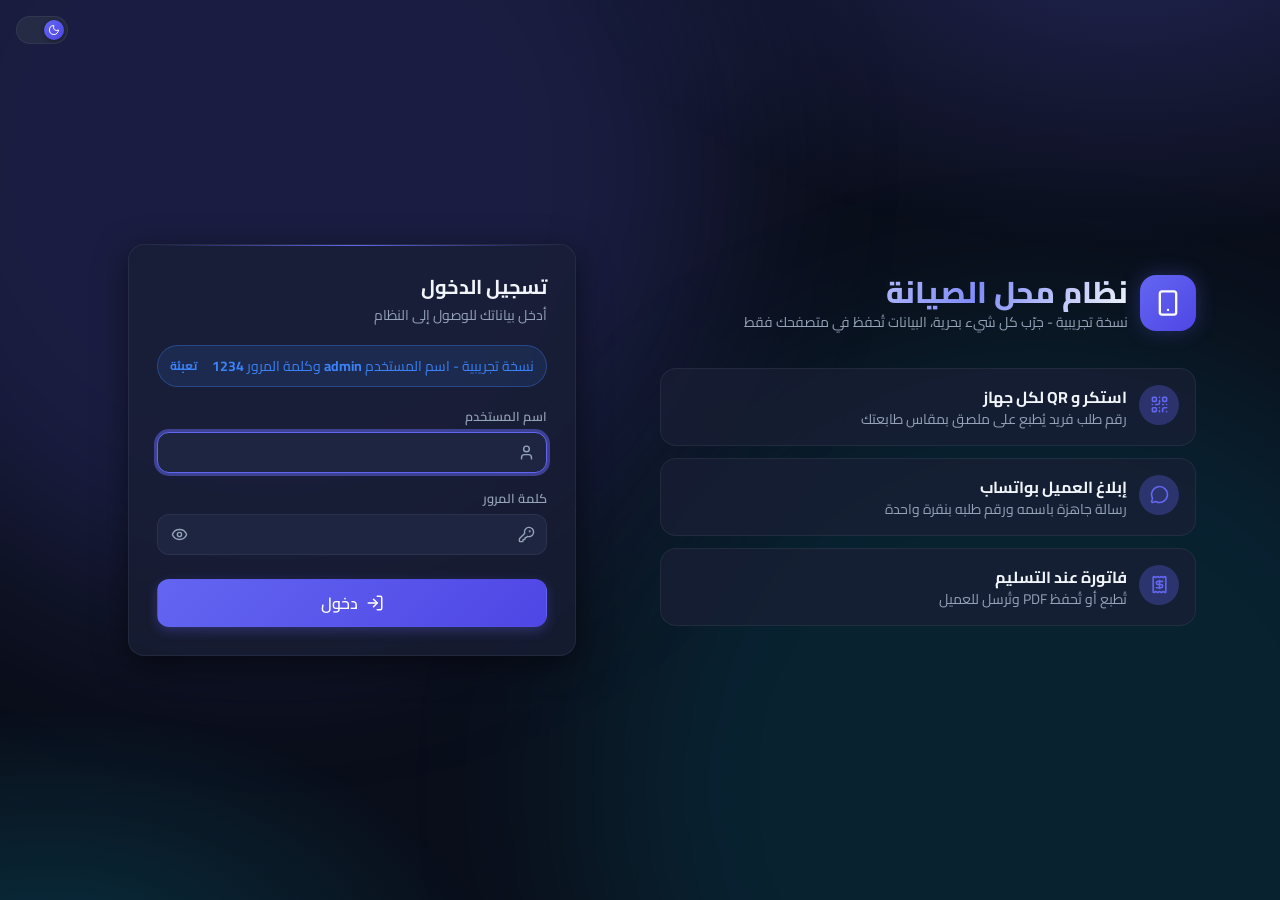
<file: index.html>
<!doctype html>
<html lang="ar" dir="rtl" data-theme="dark">
  <head>
    <meta charset="UTF-8" />
    <link rel="icon" href="./favicon.svg" />
    <meta name="viewport" content="width=device-width, initial-scale=1.0" />
    <title>نظام محل الصيانة - نسخة تجريبية</title>
    <script>
      try { var t = localStorage.getItem('pr_theme'); if (t === 'light' || t === 'dark') document.documentElement.setAttribute('data-theme', t) } catch (e) {}
    </script>
    <link rel="preconnect" href="https://fonts.googleapis.com" />
    <link rel="preconnect" href="https://fonts.gstatic.com" crossorigin />
    <link href="https://fonts.googleapis.com/css2?family=Cairo:wght@300;400;500;600;700;800&family=Inter:wght@400;500;600;700&display=swap" rel="stylesheet" />
    <script type="module" crossorigin src="./assets/index-BCToxBpM.js"></script>
    <link rel="stylesheet" crossorigin href="./assets/index-DVWNi0JY.css">
  </head>
  <body>
    <div id="root"></div>
  </body>
</html>
</file>
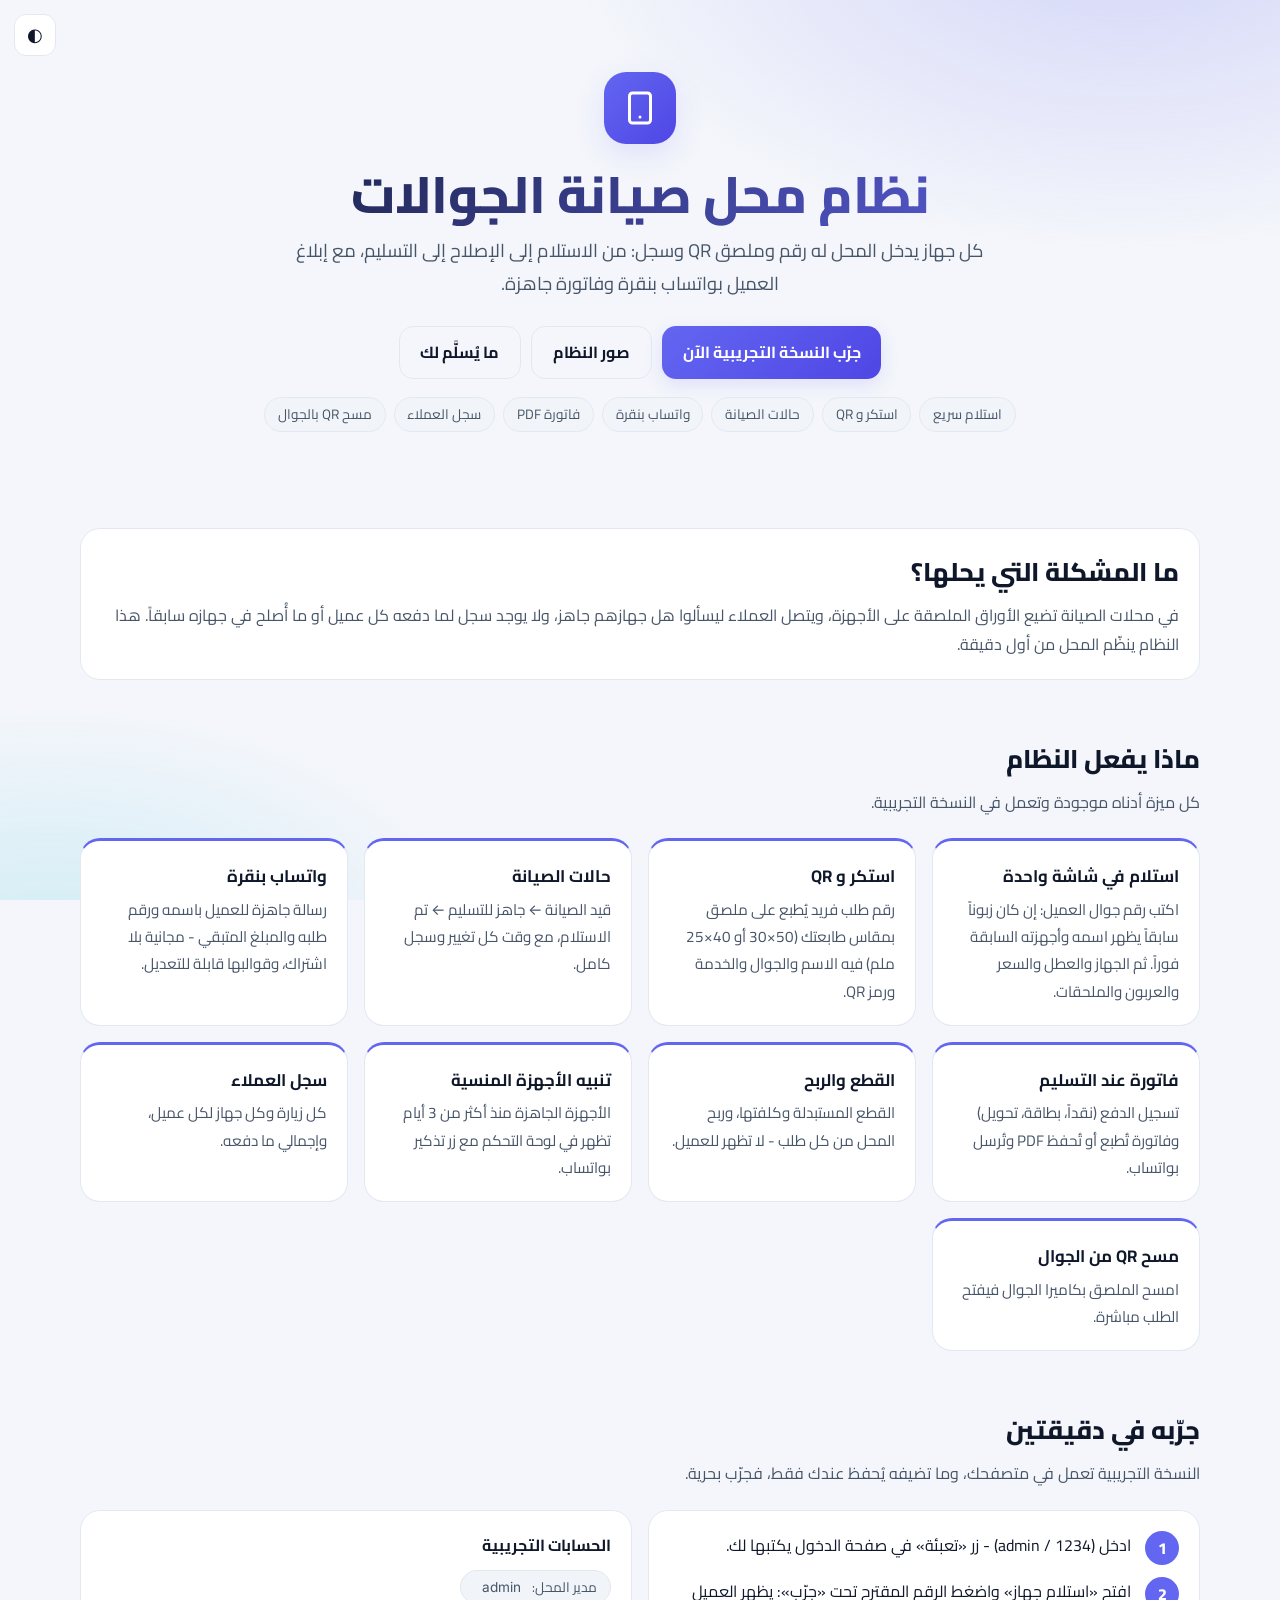
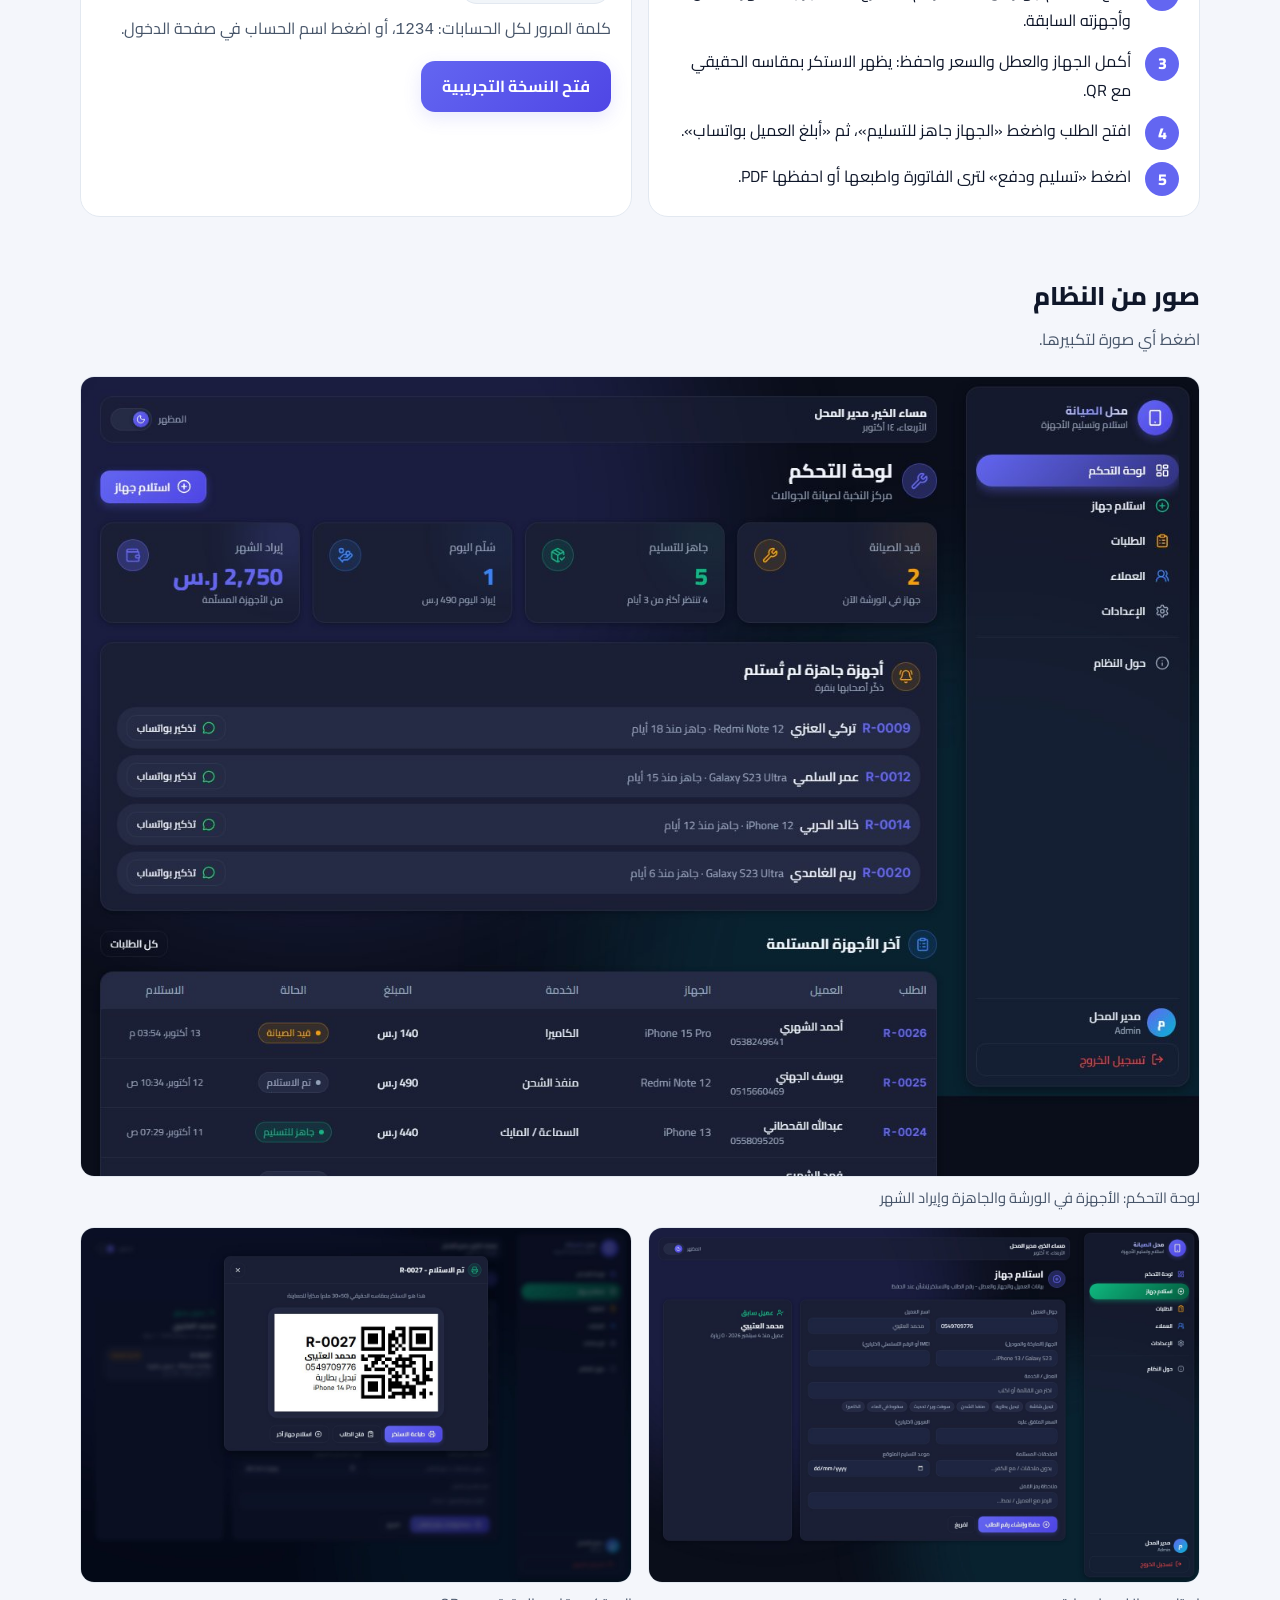
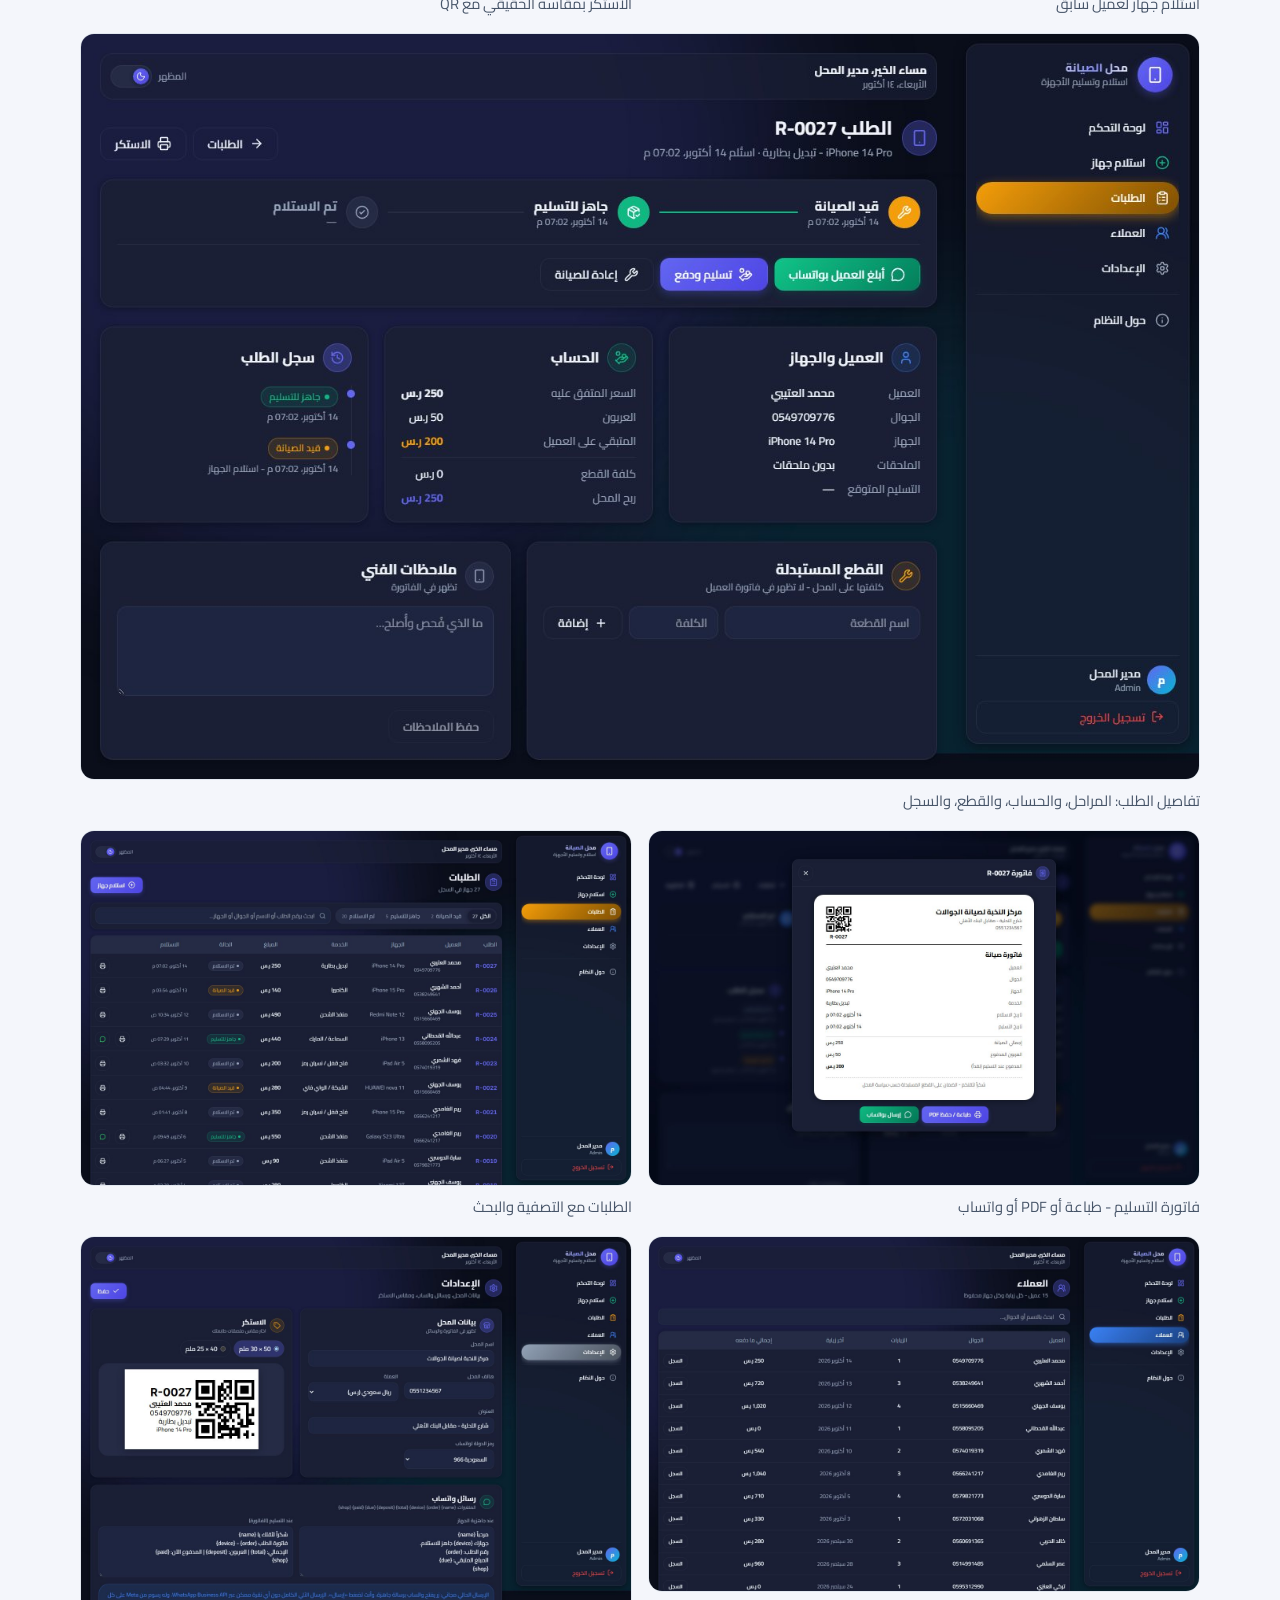
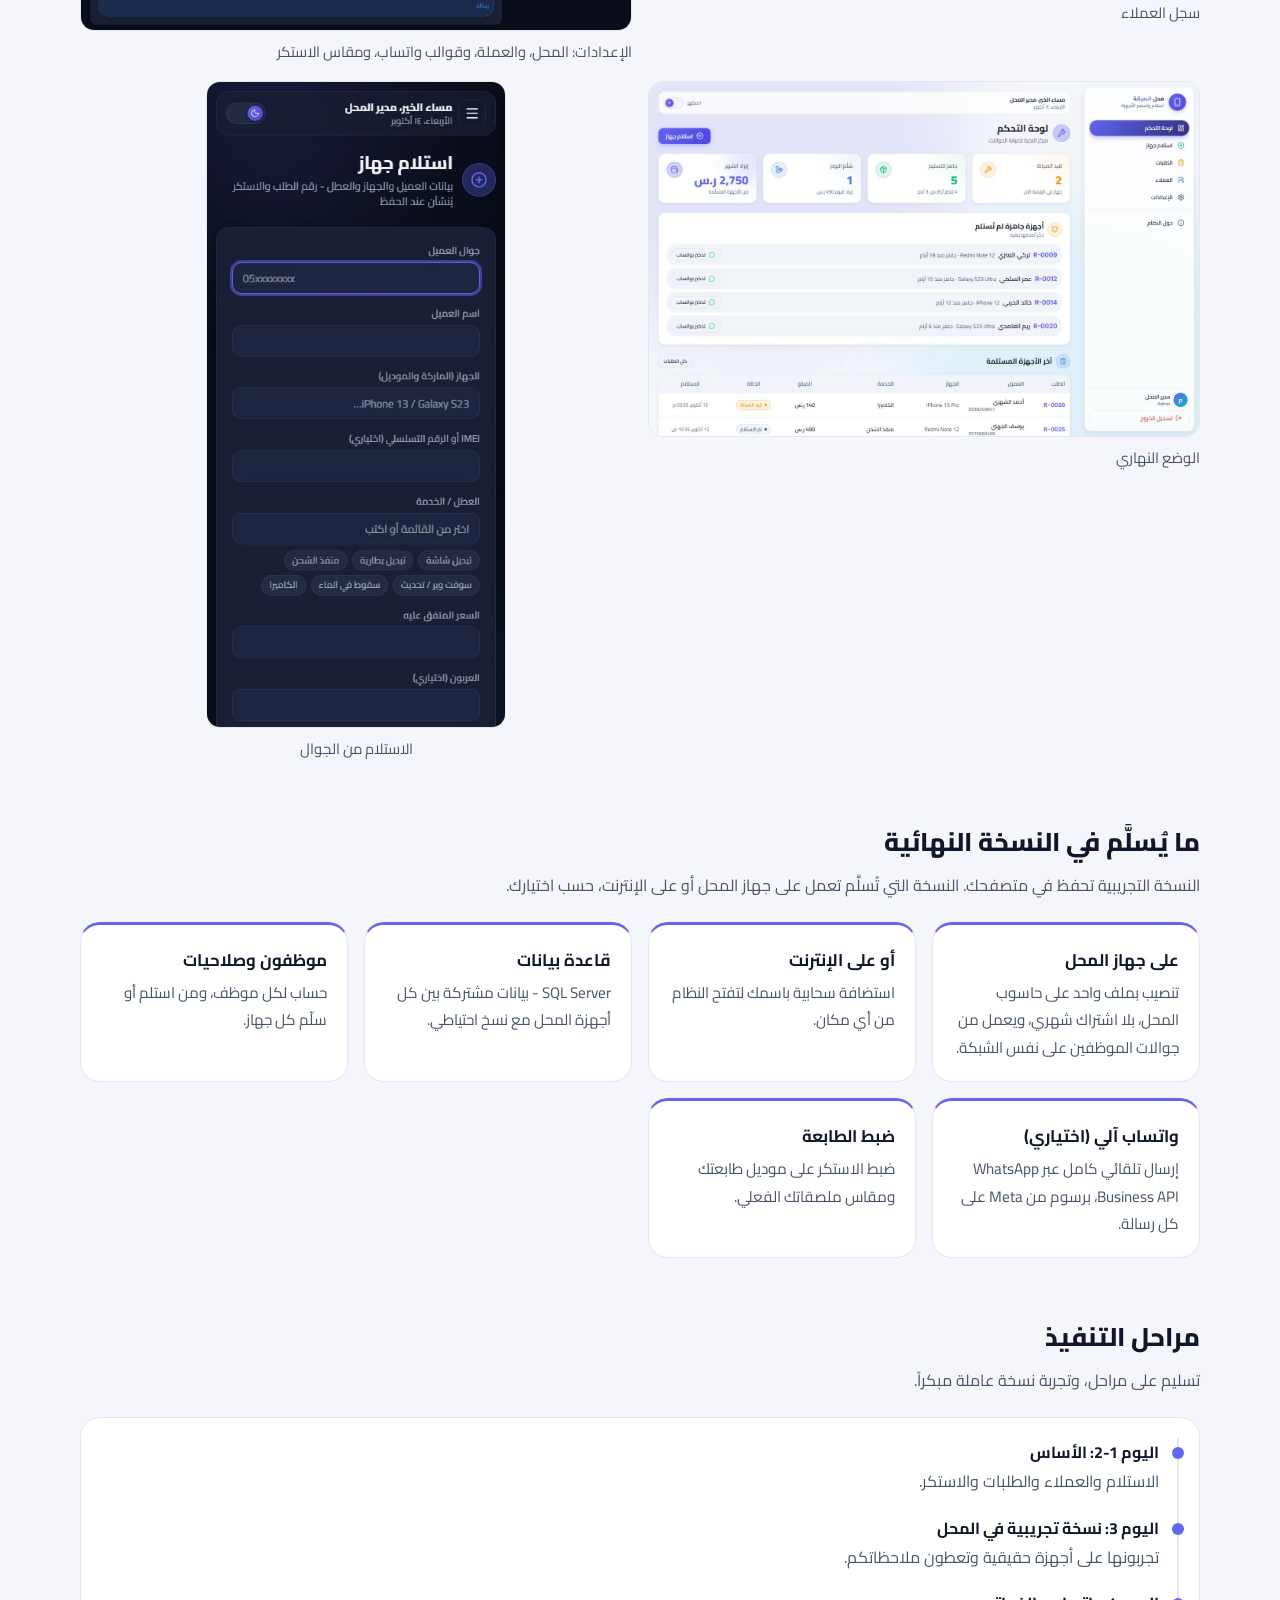
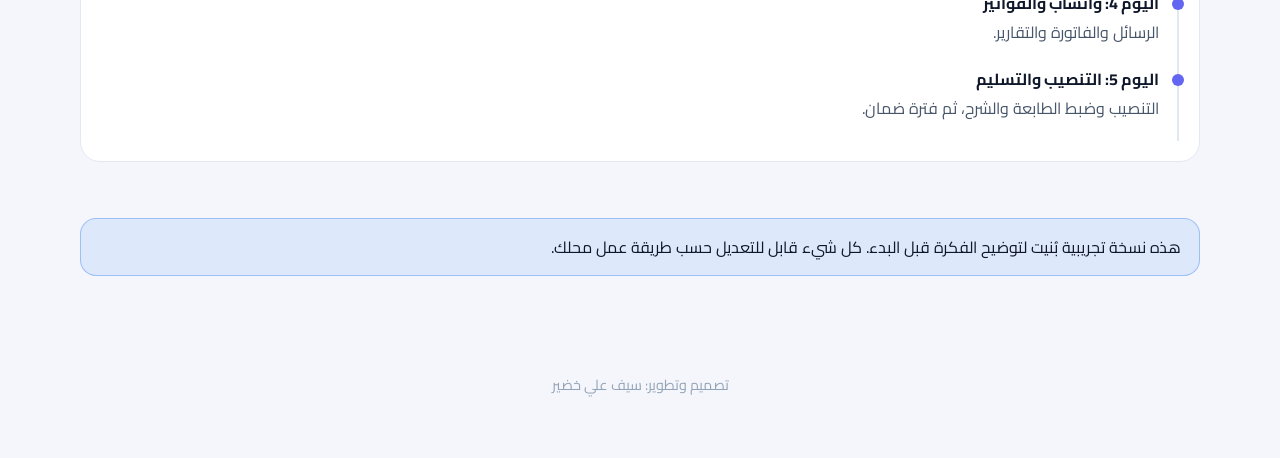
<file: showcase.html>
<!doctype html>
<html lang="ar" dir="rtl">
<head>
<meta charset="utf-8"><meta name="viewport" content="width=device-width,initial-scale=1">
<title>نظام محل صيانة الجوالات | عرض النظام</title>
<meta name="description" content="كل جهاز يدخل المحل له رقم وملصق QR وسجل: من الاستلام إلى الإصلاح إلى التسليم، مع إبلاغ العميل بواتساب بنقرة وفاتورة جاهزة.">
<link rel="icon" href="favicon.svg">
<link rel="preconnect" href="https://fonts.googleapis.com"><link rel="preconnect" href="https://fonts.gstatic.com" crossorigin>
<link href="https://fonts.googleapis.com/css2?family=Cairo:wght@400;600;700;800&family=Inter:wght@500;700&display=swap" rel="stylesheet">
<style>
:root{--bg:#0a0e1a;--surface:#1a1f35;--surface-2:#252b45;--border:#2d3452;--text:#f1f5f9;--muted:#94a3b8;--faint:#64748b;
--primary:#6366f1;--primary-dark:#4f46e5;--glow:#6366f14d;--success:#10b981;--warning:#f59e0b;--info:#3b82f6}
@media (prefers-color-scheme: light){:root:not([data-theme="dark"]){--bg:#f4f6fb;--surface:#fff;--surface-2:#f1f5f9;--border:#e2e8f0;
--text:#0f172a;--muted:#475569;--faint:#94a3b8;--glow:#6366f126}}
:root[data-theme="light"]{--bg:#f4f6fb;--surface:#fff;--surface-2:#f1f5f9;--border:#e2e8f0;--text:#0f172a;--muted:#475569;--faint:#94a3b8;--glow:#6366f126}
*{box-sizing:border-box}html{scroll-behavior:smooth}
body{margin:0;background:var(--bg);color:var(--text);font:16px/1.8 Cairo,Inter,system-ui,sans-serif}
.aurora{position:fixed;inset:0;pointer-events:none;background:radial-gradient(900px 520px at 88% -8%,color-mix(in oklab,var(--primary) 22%,transparent),transparent 62%),
radial-gradient(760px 460px at 4% 108%,color-mix(in oklab,#06b6d4 16%,transparent),transparent 58%);z-index:0}
.wrap{position:relative;z-index:1;max-width:72rem;margin:0 auto;padding:0 16px}
header.hero{padding:72px 0 40px;text-align:center}
.logo{display:inline-grid;place-items:center;width:72px;height:72px;border-radius:22px;font-size:36px;color:#fff;
background:linear-gradient(135deg,var(--primary),var(--primary-dark));box-shadow:0 10px 30px var(--glow)}
h1{font-size:clamp(2rem,5vw,3.2rem);line-height:1.25;margin:18px 0 8px;font-weight:800;
background:linear-gradient(135deg,var(--text),var(--primary));-webkit-background-clip:text;background-clip:text;color:transparent}
.lead{font-size:1.15rem;color:var(--muted);max-width:46rem;margin:0 auto}
.cta{display:flex;flex-wrap:wrap;gap:10px;justify-content:center;margin-top:26px}
.btn{display:inline-flex;align-items:center;gap:8px;padding:.7rem 1.3rem;border-radius:14px;font-weight:700;text-decoration:none;border:1px solid var(--border);color:var(--text)}
.btn.primary{background:linear-gradient(135deg,var(--primary),var(--primary-dark));color:#fff;border:0;box-shadow:0 6px 18px var(--glow)}
.chips{display:flex;flex-wrap:wrap;gap:8px;justify-content:center;margin-top:18px}
.chip{padding:.25rem .8rem;border-radius:999px;background:var(--surface-2);border:1px solid var(--border);font-size:.85rem;color:var(--muted)}
section{margin:56px 0}h2{font-size:1.6rem;margin:0 0 6px;font-weight:800}.sub{color:var(--muted);margin:0 0 22px}
.grid{display:grid;gap:16px}.g2{grid-template-columns:repeat(auto-fit,minmax(280px,1fr))}.g3{grid-template-columns:repeat(auto-fit,minmax(230px,1fr))}.gal{grid-template-columns:repeat(auto-fit,minmax(min(100%,460px),1fr));align-items:start}
.card{background:var(--surface);border:1px solid var(--border);border-radius:20px;padding:20px}
.feat{border-top:3px solid var(--primary)}.feat h3{margin:0 0 4px;font-size:1.05rem}.feat p{margin:0;color:var(--muted);font-size:.95rem}
.steps{counter-reset:s;list-style:none;padding:0;margin:0;display:grid;gap:12px}
.steps li{counter-increment:s;display:flex;gap:14px;align-items:flex-start}
.steps li::before{content:counter(s);flex:none;display:grid;place-items:center;width:34px;height:34px;border-radius:50%;background:var(--primary);color:#fff;font-weight:800}
.acc{display:flex;flex-wrap:wrap;gap:8px;margin-top:10px}.acc code{direction:ltr;unicode-bidi:embed;background:var(--surface-2);padding:.15rem .5rem;border-radius:8px;font-family:Inter,monospace}
figure{margin:0}.shot{display:block;width:100%;border-radius:14px;border:1px solid var(--border);cursor:zoom-in;background:var(--surface-2)}
figcaption{color:var(--muted);font-size:.92rem;margin-top:8px}
.tl{list-style:none;padding:0;margin:0;border-inline-start:2px solid var(--border)}
.tl li{position:relative;padding:0 18px 18px}.tl li::before{content:"";position:absolute;inset-inline-start:-7px;top:9px;width:12px;height:12px;border-radius:50%;background:var(--primary)}
.tl b{display:block}.tl span{color:var(--muted)}
.note{border:1px solid color-mix(in oklab,var(--info) 40%,transparent);background:color-mix(in oklab,var(--info) 12%,transparent);color:var(--text);border-radius:16px;padding:14px 18px}
footer{color:var(--faint);text-align:center;padding:40px 0 60px;font-size:.9rem}
.toggle{position:fixed;top:14px;left:14px;z-index:5;width:42px;height:42px;border-radius:12px;border:1px solid var(--border);background:var(--surface);color:var(--text);cursor:pointer;font-size:18px}
#lb{position:fixed;inset:0;background:#000c;display:none;place-items:center;z-index:10;padding:16px;cursor:zoom-out}#lb img{max-width:100%;max-height:100%;border-radius:12px}
@media (prefers-reduced-motion:no-preference){.card,figure{animation:rise .5s ease-out both}}@keyframes rise{from{opacity:0;transform:translateY(10px)}}
</style>
</head>
<body>
<div class="aurora" aria-hidden="true"></div>
<button class="toggle" aria-label="تبديل المظهر">◐</button>
<div class="wrap">
<header class="hero">
  <div class="logo" aria-hidden="true"><svg width="36" height="36" viewBox="0 0 24 24" fill="none" stroke="currentColor" stroke-width="2" stroke-linecap="round" stroke-linejoin="round"><rect width="14" height="20" x="5" y="2" rx="2" ry="2"/><path d="M12 18h.01"/></svg></div>
  <h1>نظام محل صيانة الجوالات</h1>
  <p class="lead">كل جهاز يدخل المحل له رقم وملصق QR وسجل: من الاستلام إلى الإصلاح إلى التسليم، مع إبلاغ العميل بواتساب بنقرة وفاتورة جاهزة.</p>
  <div class="cta"><a class="btn primary" href="./#/login">جرّب النسخة التجريبية الآن</a><a class="btn" href="#screens">صور النظام</a><a class="btn" href="#delivery">ما يُسلَّم لك</a></div>
  <div class="chips"><span class="chip">استلام سريع</span><span class="chip">استكر و QR</span><span class="chip">حالات الصيانة</span><span class="chip">واتساب بنقرة</span><span class="chip">فاتورة PDF</span><span class="chip">سجل العملاء</span><span class="chip">مسح QR بالجوال</span></div>
</header>

<section aria-labelledby="h-problem"><div class="card"><h2 id="h-problem">ما المشكلة التي يحلها؟</h2><p class="sub" style="margin:0">في محلات الصيانة تضيع الأوراق الملصقة على الأجهزة، ويتصل العملاء ليسألوا هل جهازهم جاهز، ولا يوجد سجل لما دفعه كل عميل أو ما أُصلح في جهازه سابقاً. هذا النظام ينظّم المحل من أول دقيقة.</p></div></section>

<section aria-labelledby="h-feat"><h2 id="h-feat">ماذا يفعل النظام</h2><p class="sub">كل ميزة أدناه موجودة وتعمل في النسخة التجريبية.</p><div class="grid g3"><div class="card feat"><h3>استلام في شاشة واحدة</h3><p>اكتب رقم جوال العميل: إن كان زبوناً سابقاً يظهر اسمه وأجهزته السابقة فوراً. ثم الجهاز والعطل والسعر والعربون والملحقات.</p></div><div class="card feat"><h3>استكر و QR</h3><p>رقم طلب فريد يُطبع على ملصق بمقاس طابعتك (50×30 أو 40×25 ملم) فيه الاسم والجوال والخدمة ورمز QR.</p></div><div class="card feat"><h3>حالات الصيانة</h3><p>قيد الصيانة ← جاهز للتسليم ← تم الاستلام، مع وقت كل تغيير وسجل كامل.</p></div><div class="card feat"><h3>واتساب بنقرة</h3><p>رسالة جاهزة للعميل باسمه ورقم طلبه والمبلغ المتبقي - مجانية بلا اشتراك، وقوالبها قابلة للتعديل.</p></div><div class="card feat"><h3>فاتورة عند التسليم</h3><p>تسجيل الدفع (نقداً، بطاقة، تحويل) وفاتورة تُطبع أو تُحفظ PDF وتُرسل بواتساب.</p></div><div class="card feat"><h3>القطع والربح</h3><p>القطع المستبدلة وكلفتها، وربح المحل من كل طلب - لا تظهر للعميل.</p></div><div class="card feat"><h3>تنبيه الأجهزة المنسية</h3><p>الأجهزة الجاهزة منذ أكثر من 3 أيام تظهر في لوحة التحكم مع زر تذكير بواتساب.</p></div><div class="card feat"><h3>سجل العملاء</h3><p>كل زيارة وكل جهاز لكل عميل، وإجمالي ما دفعه.</p></div><div class="card feat"><h3>مسح QR من الجوال</h3><p>امسح الملصق بكاميرا الجوال فيفتح الطلب مباشرة.</p></div></div></section>

<section aria-labelledby="h-try"><h2 id="h-try">جرّبه في دقيقتين</h2><p class="sub">النسخة التجريبية تعمل في متصفحك، وما تضيفه يُحفظ عندك فقط، فجرّب بحرية.</p>
<div class="grid g2"><div class="card"><ol class="steps"><li><div>ادخل (admin / 1234) - زر «تعبئة» في صفحة الدخول يكتبها لك.</div></li><li><div>افتح «استلام جهاز» واضغط الرقم المقترح تحت «جرّب»: يظهر العميل وأجهزته السابقة.</div></li><li><div>أكمل الجهاز والعطل والسعر واحفظ: يظهر الاستكر بمقاسه الحقيقي مع QR.</div></li><li><div>افتح الطلب واضغط «الجهاز جاهز للتسليم»، ثم «أبلغ العميل بواتساب».</div></li><li><div>اضغط «تسليم ودفع» لترى الفاتورة واطبعها أو احفظها PDF.</div></li></ol></div>
<div class="card"><b>الحسابات التجريبية</b><div class="acc"><span class="chip">مدير المحل: <code>admin</code></span></div><p class="sub" style="margin:10px 0 0">كلمة المرور لكل الحسابات: <code style="direction:ltr;unicode-bidi:embed">1234</code>، أو اضغط اسم الحساب في صفحة الدخول.</p>
<p style="margin-top:16px"><a class="btn primary" href="./#/login">فتح النسخة التجريبية</a></p></div></div></section>

<section id="screens" aria-labelledby="h-screens"><h2 id="h-screens">صور من النظام</h2><p class="sub">اضغط أي صورة لتكبيرها.</p><div class="grid gal"><figure style="grid-column:1/-1"><img class="shot" loading="lazy" src="showcase/01.jpg" alt="لوحة التحكم: الأجهزة في الورشة والجاهزة وإيراد الشهر" style=""><figcaption style="">لوحة التحكم: الأجهزة في الورشة والجاهزة وإيراد الشهر</figcaption></figure><figure style=""><img class="shot" loading="lazy" src="showcase/02.jpg" alt="استلام جهاز لعميل سابق" style=""><figcaption style="">استلام جهاز لعميل سابق</figcaption></figure><figure style=""><img class="shot" loading="lazy" src="showcase/03.jpg" alt="الاستكر بمقاسه الحقيقي مع QR" style=""><figcaption style="">الاستكر بمقاسه الحقيقي مع QR</figcaption></figure><figure style="grid-column:1/-1"><img class="shot" loading="lazy" src="showcase/04.jpg" alt="تفاصيل الطلب: المراحل، والحساب، والقطع، والسجل" style=""><figcaption style="">تفاصيل الطلب: المراحل، والحساب، والقطع، والسجل</figcaption></figure><figure style=""><img class="shot" loading="lazy" src="showcase/05.jpg" alt="فاتورة التسليم - طباعة أو PDF أو واتساب" style=""><figcaption style="">فاتورة التسليم - طباعة أو PDF أو واتساب</figcaption></figure><figure style=""><img class="shot" loading="lazy" src="showcase/06.jpg" alt="الطلبات مع التصفية والبحث" style=""><figcaption style="">الطلبات مع التصفية والبحث</figcaption></figure><figure style=""><img class="shot" loading="lazy" src="showcase/07.jpg" alt="سجل العملاء" style=""><figcaption style="">سجل العملاء</figcaption></figure><figure style=""><img class="shot" loading="lazy" src="showcase/08.jpg" alt="الإعدادات: المحل، والعملة، وقوالب واتساب، ومقاس الاستكر" style=""><figcaption style="">الإعدادات: المحل، والعملة، وقوالب واتساب، ومقاس الاستكر</figcaption></figure><figure style=""><img class="shot" loading="lazy" src="showcase/09.jpg" alt="الوضع النهاري" style=""><figcaption style="">الوضع النهاري</figcaption></figure><figure style=""><img class="shot" loading="lazy" src="showcase/10.jpg" alt="الاستلام من الجوال" style="max-width:300px;margin-inline:auto"><figcaption style="text-align:center">الاستلام من الجوال</figcaption></figure></div></section>

<section id="delivery" aria-labelledby="h-del"><h2 id="h-del">ما يُسلَّم في النسخة النهائية</h2><p class="sub">النسخة التجريبية تحفظ في متصفحك. النسخة التي تُسلَّم تعمل على جهاز المحل أو على الإنترنت، حسب اختيارك.</p><div class="grid g3"><div class="card feat"><h3>على جهاز المحل</h3><p>تنصيب بملف واحد على حاسوب المحل، بلا اشتراك شهري، ويعمل من جوالات الموظفين على نفس الشبكة.</p></div><div class="card feat"><h3>أو على الإنترنت</h3><p>استضافة سحابية باسمك لتفتح النظام من أي مكان.</p></div><div class="card feat"><h3>قاعدة بيانات</h3><p>SQL Server - بيانات مشتركة بين كل أجهزة المحل مع نسخ احتياطي.</p></div><div class="card feat"><h3>موظفون وصلاحيات</h3><p>حساب لكل موظف، ومن استلم أو سلّم كل جهاز.</p></div><div class="card feat"><h3>واتساب آلي (اختياري)</h3><p>إرسال تلقائي كامل عبر WhatsApp Business API، برسوم من Meta على كل رسالة.</p></div><div class="card feat"><h3>ضبط الطابعة</h3><p>ضبط الاستكر على موديل طابعتك ومقاس ملصقاتك الفعلي.</p></div></div></section>

<section aria-labelledby="h-ph"><h2 id="h-ph">مراحل التنفيذ</h2><p class="sub">تسليم على مراحل، وتجربة نسخة عاملة مبكراً.</p><div class="card"><ol class="tl"><li><b>اليوم 1-2: الأساس</b><span>الاستلام والعملاء والطلبات والاستكر.</span></li><li><b>اليوم 3: نسخة تجريبية في المحل</b><span>تجربونها على أجهزة حقيقية وتعطون ملاحظاتكم.</span></li><li><b>اليوم 4: واتساب والفواتير</b><span>الرسائل والفاتورة والتقارير.</span></li><li><b>اليوم 5: التنصيب والتسليم</b><span>التنصيب وضبط الطابعة والشرح، ثم فترة ضمان.</span></li></ol></div></section>

<section><div class="note">هذه نسخة تجريبية بُنيت لتوضيح الفكرة قبل البدء. كل شيء قابل للتعديل حسب طريقة عمل محلك.</div></section>
</div>
<footer>تصميم وتطوير: سيف علي خضير</footer>
<div id="lb" role="dialog" aria-label="صورة مكبّرة"><img alt=""></div>
<script>
const r=document.documentElement,k='showcase_theme';try{const t=localStorage.getItem(k);if(t)r.dataset.theme=t}catch(e){}
document.querySelector('.toggle').onclick=()=>{const dark=getComputedStyle(r).getPropertyValue('--bg').trim()==='#0a0e1a';r.dataset.theme=dark?'light':'dark';try{localStorage.setItem(k,r.dataset.theme)}catch(e){}};
const lb=document.getElementById('lb'),li=lb.querySelector('img');document.querySelectorAll('.shot').forEach(i=>i.onclick=()=>{li.src=i.src;li.alt=i.alt;lb.style.display='grid'});lb.onclick=()=>lb.style.display='none';
addEventListener('keydown',e=>{if(e.key==='Escape')lb.style.display='none'});
</script>
</body>
</html>
</file>
<file: assets/index-DVWNi0JY.css>
/*! tailwindcss v4.3.3 | MIT License | https://tailwindcss.com */
@layer properties{@supports (((-webkit-hyphens:none)) and (not (margin-trim:inline))) or ((-moz-orient:inline) and (not (color:rgb(from red r g b)))){*,:before,:after,::backdrop{--tw-translate-x:0;--tw-translate-y:0;--tw-translate-z:0;--tw-rotate-x:initial;--tw-rotate-y:initial;--tw-rotate-z:initial;--tw-skew-x:initial;--tw-skew-y:initial;--tw-border-style:solid;--tw-leading:initial;--tw-font-weight:initial;--tw-tracking:initial;--tw-ordinal:initial;--tw-slashed-zero:initial;--tw-numeric-figure:initial;--tw-numeric-spacing:initial;--tw-numeric-fraction:initial;--tw-shadow:0 0 #0000;--tw-shadow-color:initial;--tw-shadow-alpha:100%;--tw-inset-shadow:0 0 #0000;--tw-inset-shadow-color:initial;--tw-inset-shadow-alpha:100%;--tw-ring-color:initial;--tw-ring-shadow:0 0 #0000;--tw-inset-ring-color:initial;--tw-inset-ring-shadow:0 0 #0000;--tw-ring-inset:initial;--tw-ring-offset-width:0px;--tw-ring-offset-color:#fff;--tw-ring-offset-shadow:0 0 #0000;--tw-blur:initial;--tw-brightness:initial;--tw-contrast:initial;--tw-grayscale:initial;--tw-hue-rotate:initial;--tw-invert:initial;--tw-opacity:initial;--tw-saturate:initial;--tw-sepia:initial;--tw-drop-shadow:initial;--tw-drop-shadow-color:initial;--tw-drop-shadow-alpha:100%;--tw-drop-shadow-size:initial;--tw-backdrop-blur:initial;--tw-backdrop-brightness:initial;--tw-backdrop-contrast:initial;--tw-backdrop-grayscale:initial;--tw-backdrop-hue-rotate:initial;--tw-backdrop-invert:initial;--tw-backdrop-opacity:initial;--tw-backdrop-saturate:initial;--tw-backdrop-sepia:initial;--tw-duration:initial;--tw-ease:initial;--tw-scale-x:1;--tw-scale-y:1;--tw-scale-z:1}}}@layer theme{:root,:host{--font-sans:"Cairo", "Inter", system-ui, -apple-system, "Segoe UI", sans-serif;--font-mono:ui-monospace, SFMono-Regular, Menlo, Monaco, Consolas, "Liberation Mono", "Courier New", monospace;--color-amber-100:oklch(96.2% .059 95.617);--color-amber-300:oklch(87.9% .169 91.605);--color-black:#000;--color-white:#fff;--spacing:.25rem;--container-sm:24rem;--container-md:28rem;--container-2xl:42rem;--container-5xl:64rem;--container-6xl:72rem;--text-xs:.75rem;--text-xs--line-height:calc(1 / .75);--text-sm:.875rem;--text-sm--line-height:calc(1.25 / .875);--text-base:1rem;--text-base--line-height:calc(1.5 / 1);--text-lg:1.125rem;--text-lg--line-height:calc(1.75 / 1.125);--text-xl:1.25rem;--text-xl--line-height:calc(1.75 / 1.25);--text-2xl:1.5rem;--text-2xl--line-height:calc(2 / 1.5);--text-3xl:1.875rem;--text-3xl--line-height:calc(2.25 / 1.875);--text-4xl:2.25rem;--text-4xl--line-height:calc(2.5 / 2.25);--text-6xl:3.75rem;--text-6xl--line-height:1;--font-weight-medium:500;--font-weight-semibold:600;--font-weight-bold:700;--font-weight-extrabold:800;--tracking-wide:.025em;--leading-tight:1.25;--radius-md:.375rem;--radius-lg:.5rem;--radius-xl:.75rem;--radius-2xl:1rem;--shadow-sm:0 1px 3px 0 #0000001a, 0 1px 2px -1px #0000001a;--shadow-md:0 4px 6px -1px #0000001a, 0 2px 4px -2px #0000001a;--shadow-lg:0 10px 15px -3px #0000001a, 0 4px 6px -4px #0000001a;--ease-out:cubic-bezier(0, 0, .2, 1);--animate-spin:spin 1s linear infinite;--blur-md:12px;--default-transition-duration:.15s;--default-transition-timing-function:cubic-bezier(.4, 0, .2, 1);--default-font-family:var(--font-sans);--default-mono-font-family:var(--font-mono)}}@layer base{*,:after,:before,::backdrop{box-sizing:border-box;border:0 solid;margin:0;padding:0}::file-selector-button{box-sizing:border-box;border:0 solid;margin:0;padding:0}html,:host{-webkit-text-size-adjust:100%;tab-size:4;line-height:1.5;font-family:var(--default-font-family,-apple-system, BlinkMacSystemFont, "Segoe UI", Roboto, "Helvetica Neue", "Noto Sans", Arial, sans-serif, "Apple Color Emoji", "Segoe UI Emoji", "Segoe UI Symbol", "Noto Color Emoji");font-feature-settings:var(--default-font-feature-settings,normal);font-variation-settings:var(--default-font-variation-settings,normal);-webkit-tap-highlight-color:transparent}hr{height:0;color:inherit;border-top-width:1px}abbr:where([title]){-webkit-text-decoration:underline dotted;text-decoration:underline dotted}h1,h2,h3,h4,h5,h6{font-size:inherit;font-weight:inherit}a{color:inherit;-webkit-text-decoration:inherit;-webkit-text-decoration:inherit;-webkit-text-decoration:inherit;-webkit-text-decoration:inherit;text-decoration:inherit}b,strong{font-weight:bolder}code,kbd,samp,pre{font-family:var(--default-mono-font-family,ui-monospace, SFMono-Regular, Menlo, Monaco, Consolas, "Liberation Mono", "Courier New", monospace);font-feature-settings:var(--default-mono-font-feature-settings,normal);font-variation-settings:var(--default-mono-font-variation-settings,normal);font-size:1em}small{font-size:80%}sub,sup{vertical-align:baseline;font-size:75%;line-height:0;position:relative}sub{bottom:-.25em}sup{top:-.5em}table{text-indent:0;border-color:inherit;border-collapse:collapse}:-moz-focusring:where(:not(iframe)){outline:auto}progress{vertical-align:baseline}summary{display:list-item}ol,ul,menu{list-style:none}img,svg,video,canvas,audio,iframe,embed,object{vertical-align:middle;display:block}img,video{max-width:100%;height:auto}button,input,select,optgroup,textarea{font:inherit;font-feature-settings:inherit;font-variation-settings:inherit;letter-spacing:inherit;color:inherit;opacity:1;background-color:#0000;border-radius:0}::file-selector-button{font:inherit;font-feature-settings:inherit;font-variation-settings:inherit;letter-spacing:inherit;color:inherit;opacity:1;background-color:#0000;border-radius:0}:where(select:is([multiple],[size])) optgroup{font-weight:bolder}:where(select:is([multiple],[size])) optgroup option{padding-inline-start:20px}::file-selector-button{margin-inline-end:4px}::placeholder{opacity:1}@supports (not ((-webkit-appearance:-apple-pay-button))) or (contain-intrinsic-size:1px){::placeholder{color:currentColor}@supports (color:color-mix(in lab, red, red)){::placeholder{color:color-mix(in oklab, currentcolor 50%, transparent)}}}textarea{resize:vertical}::-webkit-search-decoration{-webkit-appearance:none}::-webkit-date-and-time-value{min-height:1lh;text-align:inherit}::-webkit-datetime-edit{display:inline-flex}::-webkit-datetime-edit-fields-wrapper{padding:0}::-webkit-datetime-edit{padding-block:0}::-webkit-datetime-edit-year-field{padding-block:0}::-webkit-datetime-edit-month-field{padding-block:0}::-webkit-datetime-edit-day-field{padding-block:0}::-webkit-datetime-edit-hour-field{padding-block:0}::-webkit-datetime-edit-minute-field{padding-block:0}::-webkit-datetime-edit-second-field{padding-block:0}::-webkit-datetime-edit-millisecond-field{padding-block:0}::-webkit-datetime-edit-meridiem-field{padding-block:0}::-webkit-calendar-picker-indicator{line-height:1}:-moz-ui-invalid{box-shadow:none}button,input:where([type=button],[type=reset],[type=submit]){appearance:button}::file-selector-button{appearance:button}::-webkit-inner-spin-button{height:auto}::-webkit-outer-spin-button{height:auto}[hidden]:where(:not([hidden=until-found])){display:none!important}}@layer components{.card{background:var(--surface);border:1px solid var(--border);border-radius:var(--radius-lg);box-shadow:var(--shadow-sm);transition:border-color var(--transition-fast), box-shadow var(--transition-fast), background var(--transition-normal)}.btn{border-radius:var(--radius-md);cursor:pointer;transition:all var(--transition-fast);white-space:nowrap;border:1px solid #0000;justify-content:center;align-items:center;gap:.5rem;padding:.55rem 1.1rem;font-size:.9rem;font-weight:600;display:inline-flex}.btn:disabled{opacity:.55;cursor:not-allowed}.btn:focus-visible{box-shadow:0 0 0 3px var(--border-focus);outline:none}.btn-primary{background:linear-gradient(135deg, var(--primary), var(--primary-dark));color:#fff;box-shadow:0 4px 12px var(--primary-glow)}.btn-primary:hover:not(:disabled){box-shadow:var(--shadow-glow);filter:brightness(1.06)}.btn-ghost{color:var(--text);border-color:var(--border);background:0 0}.btn-ghost:hover:not(:disabled){background:var(--surface-2)}.btn-danger{background:linear-gradient(135deg, var(--danger), #b91c1c);color:#fff;box-shadow:0 4px 12px var(--danger-bg)}.btn-danger:hover:not(:disabled){filter:brightness(1.06)}.btn-sm{padding:.35rem .75rem;font-size:.8rem}.btn-success{background:linear-gradient(135deg, var(--success), #047857);color:#fff;box-shadow:0 4px 12px var(--success-bg)}.btn-success:hover:not(:disabled){filter:brightness(1.06)}.btn-icon{width:36px;height:36px;color:var(--text);border-color:var(--border);background:0 0;flex:none;padding:0}.btn-icon:hover:not(:disabled){background:var(--surface-2)}.btn-icon+.btn-icon{margin-inline-start:.5rem}.btn-icon-danger{color:var(--danger)}.btn-icon-danger:hover:not(:disabled){background:var(--danger-bg)}@media (pointer:coarse){.btn-icon{width:44px;height:44px}}.row-button:focus-visible{outline:2px solid var(--primary);outline-offset:-2px;background:var(--surface-2)}.input{background:var(--input-bg);width:100%;color:var(--text);border:1px solid var(--border);border-radius:var(--radius-md);transition:border-color var(--transition-fast), box-shadow var(--transition-fast);outline:none;padding:.55rem .8rem;font-family:inherit;font-size:.9rem}.input:focus{border-color:var(--ring);box-shadow:0 0 0 3px var(--border-focus)}.label{color:var(--text-muted);margin-bottom:.35rem;font-size:.8rem;font-weight:600;display:block}.chip{border-radius:999px;align-items:center;gap:.35rem;padding:.2rem .6rem;font-size:.75rem;font-weight:600;display:inline-flex}}@layer utilities{.pointer-events-auto{pointer-events:auto}.pointer-events-none{pointer-events:none}.collapse{visibility:collapse}.visible{visibility:visible}.absolute{position:absolute}.fixed{position:fixed}.relative{position:relative}.inset-0{inset:0}.inset-x-0{inset-inline:0}.inset-x-6{inset-inline:calc(var(--spacing) * 6)}.inset-y-0{inset-block:0}.-start-\[1\.3rem\]{inset-inline-start:-1.3rem}.start-\[-2\.5rem\]{inset-inline-start:-2.5rem}.-top-10{top:calc(var(--spacing) * -10)}.top-0{top:0}.top-1\.5{top:calc(var(--spacing) * 1.5)}.top-4{top:calc(var(--spacing) * 4)}.right-0{right:0}.right-3{right:calc(var(--spacing) * 3)}.left-1{left:var(--spacing)}.left-4{left:calc(var(--spacing) * 4)}.z-10{z-index:10}.z-20{z-index:20}.z-30{z-index:30}.z-40{z-index:40}.z-50{z-index:50}.z-\[90\]{z-index:90}.z-\[100\]{z-index:100}.z-\[200\]{z-index:200}.container{width:100%}@media (width>=40rem){.container{max-width:40rem}}@media (width>=48rem){.container{max-width:48rem}}@media (width>=64rem){.container{max-width:64rem}}@media (width>=80rem){.container{max-width:80rem}}@media (width>=96rem){.container{max-width:96rem}}.mx-auto{margin-inline:auto}.my-auto{margin-block:auto}.ms-1\.5{margin-inline-start:calc(var(--spacing) * 1.5)}.ms-2{margin-inline-start:calc(var(--spacing) * 2)}.mt-0\.5{margin-top:calc(var(--spacing) * .5)}.mt-1{margin-top:var(--spacing)}.mt-2{margin-top:calc(var(--spacing) * 2)}.mt-3{margin-top:calc(var(--spacing) * 3)}.mt-4{margin-top:calc(var(--spacing) * 4)}.mt-5{margin-top:calc(var(--spacing) * 5)}.mt-6{margin-top:calc(var(--spacing) * 6)}.mt-9{margin-top:calc(var(--spacing) * 9)}.mt-12{margin-top:calc(var(--spacing) * 12)}.mt-14{margin-top:calc(var(--spacing) * 14)}.mt-16{margin-top:calc(var(--spacing) * 16)}.mt-24{margin-top:calc(var(--spacing) * 24)}.mt-auto{margin-top:auto}.mb-2{margin-bottom:calc(var(--spacing) * 2)}.mb-3{margin-bottom:calc(var(--spacing) * 3)}.mb-4{margin-bottom:calc(var(--spacing) * 4)}.mb-5{margin-bottom:calc(var(--spacing) * 5)}.mb-6{margin-bottom:calc(var(--spacing) * 6)}.block{display:block}.contents{display:contents}.flex{display:flex}.grid{display:grid}.hidden{display:none}.inline-block{display:inline-block}.inline-flex{display:inline-flex}.table{display:table}.h-0\.5{height:calc(var(--spacing) * .5)}.h-1\.5{height:calc(var(--spacing) * 1.5)}.h-2\.5{height:calc(var(--spacing) * 2.5)}.h-3{height:calc(var(--spacing) * 3)}.h-4{height:calc(var(--spacing) * 4)}.h-5{height:calc(var(--spacing) * 5)}.h-7{height:calc(var(--spacing) * 7)}.h-8{height:calc(var(--spacing) * 8)}.h-9{height:calc(var(--spacing) * 9)}.h-10{height:calc(var(--spacing) * 10)}.h-11{height:calc(var(--spacing) * 11)}.h-12{height:calc(var(--spacing) * 12)}.h-14{height:calc(var(--spacing) * 14)}.h-16{height:calc(var(--spacing) * 16)}.h-28{height:calc(var(--spacing) * 28)}.h-40{height:calc(var(--spacing) * 40)}.h-full{height:100%}.h-px{height:1px}.h-screen{height:100vh}.max-h-\[calc\(100dvh-2rem\)\]{max-height:calc(100dvh - 2rem)}.min-h-0{min-height:0}.min-h-12{min-height:calc(var(--spacing) * 12)}.min-h-28{min-height:calc(var(--spacing) * 28)}.min-h-32{min-height:calc(var(--spacing) * 32)}.min-h-\[78vh\]{min-height:78vh}.min-h-screen{min-height:100vh}.w-1\.5{width:calc(var(--spacing) * 1.5)}.w-2\.5{width:calc(var(--spacing) * 2.5)}.w-5{width:calc(var(--spacing) * 5)}.w-7{width:calc(var(--spacing) * 7)}.w-9{width:calc(var(--spacing) * 9)}.w-10{width:calc(var(--spacing) * 10)}.w-11{width:calc(var(--spacing) * 11)}.w-14{width:calc(var(--spacing) * 14)}.w-16{width:calc(var(--spacing) * 16)}.w-24{width:calc(var(--spacing) * 24)}.w-28{width:calc(var(--spacing) * 28)}.w-40{width:calc(var(--spacing) * 40)}.w-\[52px\]{width:52px}.w-full{width:100%}.max-w-2xl{max-width:var(--container-2xl)}.max-w-5xl{max-width:var(--container-5xl)}.max-w-6xl{max-width:var(--container-6xl)}.max-w-full{max-width:100%}.max-w-md{max-width:var(--container-md)}.max-w-sm{max-width:var(--container-sm)}.min-w-0{min-width:0}.min-w-40{min-width:calc(var(--spacing) * 40)}.min-w-56{min-width:calc(var(--spacing) * 56)}.flex-1{flex:1}.shrink{flex-shrink:1}.shrink-0{flex-shrink:0}.translate-x-0{--tw-translate-x:0px;translate:var(--tw-translate-x) var(--tw-translate-y)}.translate-x-full{--tw-translate-x:100%;translate:var(--tw-translate-x) var(--tw-translate-y)}.-rotate-90{rotate:-90deg}.transform{transform:var(--tw-rotate-x,) var(--tw-rotate-y,) var(--tw-rotate-z,) var(--tw-skew-x,) var(--tw-skew-y,)}.animate-spin{animation:var(--animate-spin)}.cursor-pointer{cursor:pointer}.resize{resize:both}.grid-cols-1{grid-template-columns:repeat(1,minmax(0,1fr))}.grid-cols-2{grid-template-columns:repeat(2,minmax(0,1fr))}.grid-cols-\[1fr_auto\]{grid-template-columns:1fr auto}.grid-cols-\[auto_1fr\]{grid-template-columns:auto 1fr}.flex-col{flex-direction:column}.flex-wrap{flex-wrap:wrap}.place-items-center{place-items:center}.items-center{align-items:center}.items-end{align-items:flex-end}.items-start{align-items:flex-start}.justify-between{justify-content:space-between}.justify-center{justify-content:center}.justify-start{justify-content:flex-start}.gap-1{gap:var(--spacing)}.gap-1\.5{gap:calc(var(--spacing) * 1.5)}.gap-2{gap:calc(var(--spacing) * 2)}.gap-2\.5{gap:calc(var(--spacing) * 2.5)}.gap-3{gap:calc(var(--spacing) * 3)}.gap-4{gap:calc(var(--spacing) * 4)}.gap-5{gap:calc(var(--spacing) * 5)}.gap-7{gap:calc(var(--spacing) * 7)}.gap-10{gap:calc(var(--spacing) * 10)}.gap-x-4{column-gap:calc(var(--spacing) * 4)}.gap-y-2\.5{row-gap:calc(var(--spacing) * 2.5)}.self-center{align-self:center}.truncate{text-overflow:ellipsis;white-space:nowrap;overflow:hidden}.overflow-hidden{overflow:hidden}.overflow-x-auto{overflow-x:auto}.overflow-x-hidden{overflow-x:hidden}.overflow-y-auto{overflow-y:auto}.rounded{border-radius:.25rem}.rounded-2xl{border-radius:var(--radius-2xl)}.rounded-full{border-radius:2147483647px}.rounded-lg{border-radius:var(--radius-lg)}.rounded-none{border-radius:0}.rounded-xl{border-radius:var(--radius-xl)}.border{border-style:var(--tw-border-style);border-width:1px}.border-2{border-style:var(--tw-border-style);border-width:2px}.border-\[3px\]{border-style:var(--tw-border-style);border-width:3px}.border-s{border-inline-start-style:var(--tw-border-style);border-inline-start-width:1px}.border-t{border-top-style:var(--tw-border-style);border-top-width:1px}.border-b{border-bottom-style:var(--tw-border-style);border-bottom-width:1px}.border-amber-300\/25{border-color:#ffd23640}@supports (color:color-mix(in lab, red, red)){.border-amber-300\/25{border-color:color-mix(in oklab, var(--color-amber-300) 25%, transparent)}}.border-current{border-color:currentColor}.border-white\/10{border-color:#ffffff1a}@supports (color:color-mix(in lab, red, red)){.border-white\/10{border-color:color-mix(in oklab, var(--color-white) 10%, transparent)}}.border-white\/15{border-color:#ffffff26}@supports (color:color-mix(in lab, red, red)){.border-white\/15{border-color:color-mix(in oklab, var(--color-white) 15%, transparent)}}.border-white\/20{border-color:#fff3}@supports (color:color-mix(in lab, red, red)){.border-white\/20{border-color:color-mix(in oklab, var(--color-white) 20%, transparent)}}.border-t-transparent{border-top-color:#0000}.bg-\[\#05070c\]{background-color:#05070c}.bg-amber-300\/10{background-color:#ffd2361a}@supports (color:color-mix(in lab, red, red)){.bg-amber-300\/10{background-color:color-mix(in oklab, var(--color-amber-300) 10%, transparent)}}.bg-black\/35{background-color:#00000059}@supports (color:color-mix(in lab, red, red)){.bg-black\/35{background-color:color-mix(in oklab, var(--color-black) 35%, transparent)}}.bg-black\/40{background-color:#0006}@supports (color:color-mix(in lab, red, red)){.bg-black\/40{background-color:color-mix(in oklab, var(--color-black) 40%, transparent)}}.bg-white\/5{background-color:#ffffff0d}@supports (color:color-mix(in lab, red, red)){.bg-white\/5{background-color:color-mix(in oklab, var(--color-white) 5%, transparent)}}.bg-white\/10{background-color:#ffffff1a}@supports (color:color-mix(in lab, red, red)){.bg-white\/10{background-color:color-mix(in oklab, var(--color-white) 10%, transparent)}}.bg-cover{background-size:cover}.bg-center{background-position:50%}.bg-no-repeat{background-repeat:no-repeat}.object-cover{object-fit:cover}.p-0{padding:0}.p-1{padding:var(--spacing)}.p-3{padding:calc(var(--spacing) * 3)}.p-4{padding:calc(var(--spacing) * 4)}.p-5{padding:calc(var(--spacing) * 5)}.p-6{padding:calc(var(--spacing) * 6)}.p-10{padding:calc(var(--spacing) * 10)}.p-12{padding:calc(var(--spacing) * 12)}.px-1{padding-inline:var(--spacing)}.px-3{padding-inline:calc(var(--spacing) * 3)}.px-3\.5{padding-inline:calc(var(--spacing) * 3.5)}.px-4{padding-inline:calc(var(--spacing) * 4)}.px-5{padding-inline:calc(var(--spacing) * 5)}.px-6{padding-inline:calc(var(--spacing) * 6)}.py-1\.5{padding-block:calc(var(--spacing) * 1.5)}.py-2{padding-block:calc(var(--spacing) * 2)}.py-2\.5{padding-block:calc(var(--spacing) * 2.5)}.py-3{padding-block:calc(var(--spacing) * 3)}.py-3\.5{padding-block:calc(var(--spacing) * 3.5)}.py-10{padding-block:calc(var(--spacing) * 10)}.ps-4{padding-inline-start:calc(var(--spacing) * 4)}.pt-2{padding-top:calc(var(--spacing) * 2)}.pt-2\.5{padding-top:calc(var(--spacing) * 2.5)}.pt-3{padding-top:calc(var(--spacing) * 3)}.pt-4{padding-top:calc(var(--spacing) * 4)}.pt-28{padding-top:calc(var(--spacing) * 28)}.pr-10{padding-right:calc(var(--spacing) * 10)}.pb-2{padding-bottom:calc(var(--spacing) * 2)}.pb-24{padding-bottom:calc(var(--spacing) * 24)}.pl-11{padding-left:calc(var(--spacing) * 11)}.text-center{text-align:center}.text-left{text-align:left}.text-right{text-align:right}.text-start{text-align:start}.font-sans{font-family:var(--font-sans)}.text-2xl{font-size:var(--text-2xl);line-height:var(--tw-leading,var(--text-2xl--line-height))}.text-3xl{font-size:var(--text-3xl);line-height:var(--tw-leading,var(--text-3xl--line-height))}.text-4xl{font-size:var(--text-4xl);line-height:var(--tw-leading,var(--text-4xl--line-height))}.text-base{font-size:var(--text-base);line-height:var(--tw-leading,var(--text-base--line-height))}.text-lg{font-size:var(--text-lg);line-height:var(--tw-leading,var(--text-lg--line-height))}.text-sm{font-size:var(--text-sm);line-height:var(--tw-leading,var(--text-sm--line-height))}.text-xl{font-size:var(--text-xl);line-height:var(--tw-leading,var(--text-xl--line-height))}.text-xs{font-size:var(--text-xs);line-height:var(--tw-leading,var(--text-xs--line-height))}.text-\[11px\]{font-size:11px}.leading-6{--tw-leading:calc(var(--spacing) * 6);line-height:calc(var(--spacing) * 6)}.leading-7{--tw-leading:calc(var(--spacing) * 7);line-height:calc(var(--spacing) * 7)}.leading-8{--tw-leading:calc(var(--spacing) * 8);line-height:calc(var(--spacing) * 8)}.leading-\[1\.25\]{--tw-leading:1.25;line-height:1.25}.leading-tight{--tw-leading:var(--leading-tight);line-height:var(--leading-tight)}.font-bold{--tw-font-weight:var(--font-weight-bold);font-weight:var(--font-weight-bold)}.font-extrabold{--tw-font-weight:var(--font-weight-extrabold);font-weight:var(--font-weight-extrabold)}.font-medium{--tw-font-weight:var(--font-weight-medium);font-weight:var(--font-weight-medium)}.font-semibold{--tw-font-weight:var(--font-weight-semibold);font-weight:var(--font-weight-semibold)}.tracking-\[\.2em\]{--tw-tracking:.2em;letter-spacing:.2em}.tracking-wide{--tw-tracking:var(--tracking-wide);letter-spacing:var(--tracking-wide)}.break-words{overflow-wrap:break-word}.whitespace-nowrap{white-space:nowrap}.text-\[var\(--danger\)\]{color:var(--danger)}.text-amber-100{color:var(--color-amber-100)}.text-amber-300{color:var(--color-amber-300)}.text-white{color:var(--color-white)}.text-white\/35{color:#ffffff59}@supports (color:color-mix(in lab, red, red)){.text-white\/35{color:color-mix(in oklab, var(--color-white) 35%, transparent)}}.text-white\/40{color:#fff6}@supports (color:color-mix(in lab, red, red)){.text-white\/40{color:color-mix(in oklab, var(--color-white) 40%, transparent)}}.text-white\/50{color:#ffffff80}@supports (color:color-mix(in lab, red, red)){.text-white\/50{color:color-mix(in oklab, var(--color-white) 50%, transparent)}}.text-white\/60{color:#fff9}@supports (color:color-mix(in lab, red, red)){.text-white\/60{color:color-mix(in oklab, var(--color-white) 60%, transparent)}}.text-white\/70{color:#ffffffb3}@supports (color:color-mix(in lab, red, red)){.text-white\/70{color:color-mix(in oklab, var(--color-white) 70%, transparent)}}.text-white\/80{color:#fffc}@supports (color:color-mix(in lab, red, red)){.text-white\/80{color:color-mix(in oklab, var(--color-white) 80%, transparent)}}.text-white\/85{color:#ffffffd9}@supports (color:color-mix(in lab, red, red)){.text-white\/85{color:color-mix(in oklab, var(--color-white) 85%, transparent)}}.tabular-nums{--tw-numeric-spacing:tabular-nums;font-variant-numeric:var(--tw-ordinal,) var(--tw-slashed-zero,) var(--tw-numeric-figure,) var(--tw-numeric-spacing,) var(--tw-numeric-fraction,)}.underline{text-decoration-line:underline}.opacity-0{opacity:0}.opacity-20{opacity:.2}.opacity-60{opacity:.6}.opacity-70{opacity:.7}.opacity-90{opacity:.9}.mix-blend-screen{mix-blend-mode:screen}.shadow-2xl{--tw-shadow:0 25px 50px -12px var(--tw-shadow-color,#00000040);box-shadow:var(--tw-inset-shadow), var(--tw-inset-ring-shadow), var(--tw-ring-offset-shadow), var(--tw-ring-shadow), var(--tw-shadow)}.shadow-\[0_8px_32px_rgba\(0\,0\,0\,\.3\)\]{--tw-shadow:0 8px 32px var(--tw-shadow-color,#0000004d);box-shadow:var(--tw-inset-shadow), var(--tw-inset-ring-shadow), var(--tw-ring-offset-shadow), var(--tw-ring-shadow), var(--tw-shadow)}.shadow-lg{--tw-shadow:0 10px 15px -3px var(--tw-shadow-color,#0000001a), 0 4px 6px -4px var(--tw-shadow-color,#0000001a);box-shadow:var(--tw-inset-shadow), var(--tw-inset-ring-shadow), var(--tw-ring-offset-shadow), var(--tw-ring-shadow), var(--tw-shadow)}.filter{filter:var(--tw-blur,) var(--tw-brightness,) var(--tw-contrast,) var(--tw-grayscale,) var(--tw-hue-rotate,) var(--tw-invert,) var(--tw-saturate,) var(--tw-sepia,) var(--tw-drop-shadow,)}.backdrop-blur{--tw-backdrop-blur:blur(8px);-webkit-backdrop-filter:var(--tw-backdrop-blur,) var(--tw-backdrop-brightness,) var(--tw-backdrop-contrast,) var(--tw-backdrop-grayscale,) var(--tw-backdrop-hue-rotate,) var(--tw-backdrop-invert,) var(--tw-backdrop-opacity,) var(--tw-backdrop-saturate,) var(--tw-backdrop-sepia,);backdrop-filter:var(--tw-backdrop-blur,) var(--tw-backdrop-brightness,) var(--tw-backdrop-contrast,) var(--tw-backdrop-grayscale,) var(--tw-backdrop-hue-rotate,) var(--tw-backdrop-invert,) var(--tw-backdrop-opacity,) var(--tw-backdrop-saturate,) var(--tw-backdrop-sepia,)}.backdrop-blur-md{--tw-backdrop-blur:blur(var(--blur-md));-webkit-backdrop-filter:var(--tw-backdrop-blur,) var(--tw-backdrop-brightness,) var(--tw-backdrop-contrast,) var(--tw-backdrop-grayscale,) var(--tw-backdrop-hue-rotate,) var(--tw-backdrop-invert,) var(--tw-backdrop-opacity,) var(--tw-backdrop-saturate,) var(--tw-backdrop-sepia,);backdrop-filter:var(--tw-backdrop-blur,) var(--tw-backdrop-brightness,) var(--tw-backdrop-contrast,) var(--tw-backdrop-grayscale,) var(--tw-backdrop-hue-rotate,) var(--tw-backdrop-invert,) var(--tw-backdrop-opacity,) var(--tw-backdrop-saturate,) var(--tw-backdrop-sepia,)}.transition{transition-property:color,background-color,border-color,outline-color,text-decoration-color,fill,stroke,--tw-gradient-from,--tw-gradient-via,--tw-gradient-to,opacity,box-shadow,transform,translate,scale,rotate,filter,-webkit-backdrop-filter,backdrop-filter,display,content-visibility,overlay,pointer-events;transition-timing-function:var(--tw-ease,var(--default-transition-timing-function));transition-duration:var(--tw-duration,var(--default-transition-duration))}.transition-\[background\,color\,transform\]{transition-property:background,color,transform;transition-timing-function:var(--tw-ease,var(--default-transition-timing-function));transition-duration:var(--tw-duration,var(--default-transition-duration))}.transition-all{transition-property:all;transition-timing-function:var(--tw-ease,var(--default-transition-timing-function));transition-duration:var(--tw-duration,var(--default-transition-duration))}.transition-colors{transition-property:color,background-color,border-color,outline-color,text-decoration-color,fill,stroke,--tw-gradient-from,--tw-gradient-via,--tw-gradient-to;transition-timing-function:var(--tw-ease,var(--default-transition-timing-function));transition-duration:var(--tw-duration,var(--default-transition-duration))}.transition-transform{transition-property:transform,translate,scale,rotate;transition-timing-function:var(--tw-ease,var(--default-transition-timing-function));transition-duration:var(--tw-duration,var(--default-transition-duration))}.duration-200{--tw-duration:.2s;transition-duration:.2s}.duration-300{--tw-duration:.3s;transition-duration:.3s}.ease-out{--tw-ease:var(--ease-out);transition-timing-function:var(--ease-out)}@media (hover:hover){.group-hover\:scale-105:is(:where(.group):hover *){--tw-scale-x:105%;--tw-scale-y:105%;--tw-scale-z:105%;scale:var(--tw-scale-x) var(--tw-scale-y)}.group-hover\:scale-110:is(:where(.group):hover *){--tw-scale-x:110%;--tw-scale-y:110%;--tw-scale-z:110%;scale:var(--tw-scale-x) var(--tw-scale-y)}.group-hover\:rotate-6:is(:where(.group):hover *){rotate:6deg}.group-hover\:text-\[var\(--contact-hover\)\]:is(:where(.group):hover *){color:var(--contact-hover)}}.first\:mt-0:first-child{margin-top:0}@media (hover:hover){.hover\:translate-x-\[-2px\]:hover{--tw-translate-x:-2px;translate:var(--tw-translate-x) var(--tw-translate-y)}.hover\:scale-105:hover{--tw-scale-x:105%;--tw-scale-y:105%;--tw-scale-z:105%;scale:var(--tw-scale-x) var(--tw-scale-y)}.hover\:scale-110:hover{--tw-scale-x:110%;--tw-scale-y:110%;--tw-scale-z:110%;scale:var(--tw-scale-x) var(--tw-scale-y)}.hover\:border-white\/25:hover{border-color:#ffffff40}@supports (color:color-mix(in lab, red, red)){.hover\:border-white\/25:hover{border-color:color-mix(in oklab, var(--color-white) 25%, transparent)}}.hover\:border-white\/30:hover{border-color:#ffffff4d}@supports (color:color-mix(in lab, red, red)){.hover\:border-white\/30:hover{border-color:color-mix(in oklab, var(--color-white) 30%, transparent)}}.hover\:bg-\[var\(--danger-bg\)\]:hover{background-color:var(--danger-bg)}.hover\:bg-\[var\(--surface-2\)\]:hover{background-color:var(--surface-2)}.hover\:bg-black\/45:hover{background-color:#00000073}@supports (color:color-mix(in lab, red, red)){.hover\:bg-black\/45:hover{background-color:color-mix(in oklab, var(--color-black) 45%, transparent)}}.hover\:bg-white\/10:hover{background-color:#ffffff1a}@supports (color:color-mix(in lab, red, red)){.hover\:bg-white\/10:hover{background-color:color-mix(in oklab, var(--color-white) 10%, transparent)}}.hover\:bg-white\/20:hover{background-color:#fff3}@supports (color:color-mix(in lab, red, red)){.hover\:bg-white\/20:hover{background-color:color-mix(in oklab, var(--color-white) 20%, transparent)}}.hover\:underline:hover{text-decoration-line:underline}.hover\:brightness-110:hover{--tw-brightness:brightness(110%);filter:var(--tw-blur,) var(--tw-brightness,) var(--tw-contrast,) var(--tw-grayscale,) var(--tw-hue-rotate,) var(--tw-invert,) var(--tw-saturate,) var(--tw-sepia,) var(--tw-drop-shadow,)}}@media (width>=40rem){.sm\:col-span-2{grid-column:span 2/span 2}.sm\:mt-\[8vh\]{margin-top:8vh}.sm\:block{display:block}.sm\:inline{display:inline}.sm\:max-h-\[84vh\]{max-height:84vh}.sm\:grid-cols-2{grid-template-columns:repeat(2,minmax(0,1fr))}.sm\:grid-cols-4{grid-template-columns:repeat(4,minmax(0,1fr))}.sm\:flex-row{flex-direction:row}.sm\:items-start{align-items:flex-start}.sm\:justify-start{justify-content:flex-start}.sm\:p-6{padding:calc(var(--spacing) * 6)}.sm\:p-7{padding:calc(var(--spacing) * 7)}.sm\:p-8{padding:calc(var(--spacing) * 8)}.sm\:px-8{padding-inline:calc(var(--spacing) * 8)}.sm\:text-right{text-align:right}.sm\:text-3xl{font-size:var(--text-3xl);line-height:var(--tw-leading,var(--text-3xl--line-height))}.sm\:text-6xl{font-size:var(--text-6xl);line-height:var(--tw-leading,var(--text-6xl--line-height))}.sm\:text-lg{font-size:var(--text-lg);line-height:var(--tw-leading,var(--text-lg--line-height))}}@media (width>=48rem){.md\:sticky{position:sticky}.md\:top-3{top:calc(var(--spacing) * 3)}.md\:m-3{margin:calc(var(--spacing) * 3)}.md\:hidden{display:none}.md\:h-\[calc\(100vh-24px\)\]{height:calc(100vh - 24px)}.md\:translate-x-0{--tw-translate-x:0px;translate:var(--tw-translate-x) var(--tw-translate-y)}.md\:rounded-2xl{border-radius:var(--radius-2xl)}.md\:p-6{padding:calc(var(--spacing) * 6)}}@media (width>=64rem){.lg\:col-span-2{grid-column:span 2/span 2}.lg\:block{display:block}.lg\:hidden{display:none}.lg\:grid-cols-2{grid-template-columns:repeat(2,minmax(0,1fr))}.lg\:grid-cols-3{grid-template-columns:repeat(3,minmax(0,1fr))}.lg\:grid-cols-4{grid-template-columns:repeat(4,minmax(0,1fr))}}.\[\&_b\]\:text-white b{color:var(--color-white)}}:root,:root[data-theme=dark]{--lightningcss-light: ;--lightningcss-dark:initial;color-scheme:dark;--primary:#6366f1;--primary-hover:#818cf8;--primary-dark:#4f46e5;--primary-glow:#6366f14d;--success:#10b981;--success-bg:#10b9811f;--warning:#f59e0b;--warning-bg:#f59e0b1f;--danger:#ef4444;--danger-bg:#ef44441f;--info:#3b82f6;--info-bg:#3b82f61f;--bg:#0a0e1a;--bg-secondary:#111827;--surface:#1a1f35;--surface-2:#252b45;--surface-hover:#1e2540;--input-bg:#1e2540;--border:#94a3b81a;--ring:#6366f1;--border-focus:#6366f180;--text:#f1f5f9;--text-muted:#94a3b8;--text-faint:#64748b;--text-accent:#818cf8;--color-brand-600:#6366f1;--color-brand-700:#4f46e5;--radius-sm:8px;--radius-md:12px;--radius-lg:16px;--radius-xl:24px;--shadow-sm:0 2px 8px #0000004d;--shadow-md:0 4px 16px #0006;--shadow-lg:0 8px 32px #00000080;--shadow-glow:0 0 20px var(--primary-glow);--transition-fast:.15s cubic-bezier(.4,0,.2,1);--transition-normal:.25s cubic-bezier(.4,0,.2,1);--sidebar-width:280px;--sidebar-collapsed:76px;--accent-grad:linear-gradient(135deg, #4f46e5, #06b6d4);--dur-fast:.15s;--dur:.25s;--dur-slow:.4s;--dur-slower:.7s;--ease-out:cubic-bezier(.16, 1, .3, 1);--ease-spring:cubic-bezier(.34, 1.56, .64, 1);--transition-slow:var(--dur-slow) cubic-bezier(.4, 0, .2, 1);--glass:var(--surface)}@supports (color:color-mix(in lab, red, red)){:root,:root[data-theme=dark]{--glass:color-mix(in oklab, var(--surface) 72%, transparent)}}:root,:root[data-theme=dark]{--glass-strong:var(--surface)}@supports (color:color-mix(in lab, red, red)){:root,:root[data-theme=dark]{--glass-strong:color-mix(in oklab, var(--surface) 88%, transparent)}}:root,:root[data-theme=dark]{--glass-blur:14px;--success-border:#10b98159;--success-glow:0 0 16px #10b98140;--warning-border:#f59e0b59;--warning-glow:0 0 16px #f59e0b40;--danger-border:#ef444459;--danger-glow:0 0 16px #ef444440;--info-border:#3b82f659;--info-glow:0 0 16px #3b82f640;--aurora-1:#6366f12e;--aurora-2:#06b6d41f}:root[data-theme=light]{--lightningcss-light:initial;--lightningcss-dark: ;color-scheme:light;--bg:#f4f6fb;--bg-secondary:#fff;--surface:#fff;--surface-2:#f1f5f9;--surface-hover:#f1f5f9;--input-bg:#f8fafc;--border:#0f172a14;--ring:#6366f1;--border-focus:#6366f180;--text:#0f172a;--text-muted:#475569;--text-faint:#94a3b8;--text-accent:#4f46e5;--shadow-sm:0 2px 8px #0000000f;--shadow-md:0 4px 16px #00000014;--shadow-lg:0 8px 32px #0000001f;--glass:var(--surface)}@supports (color:color-mix(in lab, red, red)){:root[data-theme=light]{--glass:color-mix(in oklab, var(--surface) 82%, transparent)}}:root[data-theme=light]{--glass-strong:var(--surface)}@supports (color:color-mix(in lab, red, red)){:root[data-theme=light]{--glass-strong:color-mix(in oklab, var(--surface) 94%, transparent)}}:root[data-theme=light]{--aurora-1:#6366f11f;--aurora-2:#06b6d414}html,body,#root{height:100%}body{background:var(--bg);color:var(--text);font-family:var(--font-sans);-webkit-font-smoothing:antialiased;transition:background var(--transition-normal), color var(--transition-normal);margin:0}*{scrollbar-width:thin;scrollbar-color:var(--border) transparent}@keyframes modalIn{0%{opacity:0;transform:translateY(-12px)scale(.98)}to{opacity:1;transform:none}}.modal-panel{animation:.16s ease-out modalIn}@media (prefers-reduced-motion:reduce){.modal-panel{animation:none}*{transition:none!important}}.appside{width:280px;transition:width var(--transition-normal), transform var(--transition-normal)}@media (width>=768px){.appside[data-collapsed=true]{width:var(--sidebar-collapsed)}.appside[data-collapsed=true] .side-hide{display:none}.appside[data-collapsed=true] .nav-item{justify-content:center;padding-inline:0}.appside[data-collapsed=true] .side-brand{justify-content:center;gap:0;padding-inline:0}.appside[data-collapsed=true] .side-head{padding-inline:0}}@keyframes fadeUp{0%{opacity:0;transform:translateY(14px)}to{opacity:1;transform:none}}@keyframes fadeIn{0%{opacity:0}to{opacity:1}}@keyframes scaleIn{0%{opacity:0;transform:scale(.94)}to{opacity:1;transform:none}}@keyframes growWidth{0%{transform:scaleX(0)}to{transform:scaleX(1)}}@keyframes growHeight{0%{transform:scaleY(0)}to{transform:scaleY(1)}}@keyframes skeletonSweep{0%{background-position:200% 0}to{background-position:-200% 0}}@keyframes auroraDrift{0%{transform:translate(0)scale(1)}33%{transform:translate(4%,-3%)scale(1.08)}66%{transform:translate(-3%,4%)scale(.96)}to{transform:translate(0)scale(1)}}@keyframes pulseGlow{0%,to{box-shadow:0 0 0 0 var(--primary-glow)}50%{box-shadow:0 0 18px 4px var(--primary-glow)}}@keyframes toastIn{0%{opacity:0;transform:translateY(-12px)scale(.96)}to{opacity:1;transform:none}}@keyframes toastOut{to{opacity:0;transform:translateY(-8px)scale(.97)}}@keyframes countPop{0%{transform:scale(1)}40%{transform:scale(1.06)}to{transform:scale(1)}}@keyframes checkDraw{to{stroke-dashoffset:0}}@keyframes ringFill{0%{stroke-dashoffset:var(--dash-start)}}.page-enter{animation:fadeUp var(--dur-slow) var(--ease-out) both}.stagger>*,.reveal{animation:fadeUp var(--dur-slow) var(--ease-out) both;animation-delay:calc(var(--i,0) * 45ms)}.reveal-pop{animation:scaleIn var(--dur) var(--ease-spring) both;animation-delay:calc(var(--i,0) * 45ms)}.card-hover{transition:transform var(--dur) var(--ease-out), box-shadow var(--dur) var(--ease-out), border-color var(--dur) var(--ease-out)}.card-hover:hover{box-shadow:var(--shadow-lg);border-color:var(--primary);transform:translateY(-3px)}@supports (color:color-mix(in lab, red, red)){.card-hover:hover{border-color:color-mix(in oklab, var(--primary) 45%, var(--border))}}.glass{background:var(--glass);-webkit-backdrop-filter:blur(var(--glass-blur)) saturate(140%)}.aurora{z-index:0;pointer-events:none;position:fixed;inset:0;overflow:hidden}.aurora:before,.aurora:after{content:"";filter:blur(90px);will-change:transform;border-radius:50%;width:70vw;height:70vw;position:absolute}.aurora:before{background:var(--aurora-1);top:-22vw;animation:26s ease-in-out infinite auroraDrift;inset-inline-end:-14vw}.aurora:after{background:var(--aurora-2);bottom:-26vw;animation:34s ease-in-out infinite reverse auroraDrift;inset-inline-start:-16vw}.skeleton{border-radius:var(--radius-md);background:linear-gradient(100deg, var(--surface-2) 30%, var(--surface-2) 50%, var(--surface-2) 70%)}@supports (color:color-mix(in lab, red, red)){.skeleton{background:linear-gradient(100deg, var(--surface-2) 30%, color-mix(in oklab, var(--surface-2) 60%, var(--text-muted)) 50%, var(--surface-2) 70%)}}.skeleton{background-size:200% 100%;animation:1.4s ease-in-out infinite skeletonSweep}.bar-grow{transform-origin:inline-start;animation:growWidth var(--dur-slower) var(--ease-out) both}.col-grow{transform-origin:bottom;animation:growHeight var(--dur-slower) var(--ease-out) both;animation-delay:calc(var(--i,0) * 12ms)}.count-pop{animation:countPop var(--dur) var(--ease-spring)}.gradient-text{background:linear-gradient(120deg, var(--text), var(--primary-hover) 60%, var(--text));color:#0000;-webkit-background-clip:text;background-clip:text}.glow-pulse{animation:2.6s ease-in-out infinite pulseGlow}.login-cta{position:relative;overflow:hidden}.login-cta:after{content:"";transition:transform var(--dur-slower) var(--ease-out);background:linear-gradient(100deg,#0000 30%,#ffffff47 50%,#0000 70%);position:absolute;inset:0;transform:translate(-120%)}.login-cta:hover:not(:disabled):after{transform:translate(120%)}.table-modern{border-collapse:collapse;width:100%;font-size:.875rem}.table-modern thead th{z-index:1;background:var(--surface-2);color:var(--text-muted);text-align:start;white-space:nowrap;padding:.75rem;font-weight:600;position:sticky;top:0}.table-modern thead th.text-center{text-align:center}.table-modern thead th.text-left{text-align:left}.table-modern tbody tr{border-top:1px solid var(--border);transition:background var(--dur-fast) ease, box-shadow var(--dur-fast) ease}.table-modern tbody tr:hover{background:var(--surface-2)}.table-modern td{padding:.75rem}.table-modern tbody tr.reveal-row{animation:fadeIn var(--dur) var(--ease-out) both;animation-delay:calc(var(--i,0) * 22ms)}@media (prefers-reduced-motion:reduce){.page-enter,.stagger>*,.reveal,.reveal-pop,.bar-grow,.col-grow,.count-pop,.skeleton,.glow-pulse,.aurora:before,.aurora:after,.table-modern tbody tr.reveal-row{opacity:1!important;animation:none!important;transform:none!important}.card-hover:hover{transform:none}.login-cta:after{display:none}}@keyframes float{0%,to{transform:translateY(0)}50%{transform:translateY(-12px)}}@keyframes aboutReveal{0%{opacity:0;transform:translateY(26px)scale(.97)}to{opacity:1;transform:none}}@keyframes ringspin{to{transform:rotate(360deg)}}@keyframes shimmer{0%{background-position:200%}to{background-position:-200%}}@keyframes glowPulse{0%,to{box-shadow:0 0 40px -8px var(--primary), 0 0 90px -20px #06b6d4}50%{box-shadow:0 0 70px -6px var(--primary), 0 0 130px -14px #06b6d4}}.about-reveal{opacity:0;animation:.8s cubic-bezier(.2,.7,.2,1) forwards aboutReveal}.about-float{animation:5s ease-in-out infinite float}.about-ring:before{content:"";border-radius:inherit;background:conic-gradient(from 0deg, var(--primary), #06b6d4, #a855f7, var(--primary));-webkit-mask-composite:xor;-webkit-mask-composite:xor;-webkit-mask-source-type:auto,auto;-webkit-mask-composite:xor;-webkit-mask-source-type:auto,auto;padding:3px;animation:6s linear infinite ringspin;position:absolute;inset:-3px;-webkit-mask-image:linear-gradient(#000 0 0),linear-gradient(#000 0 0);-webkit-mask-position:0 0,0 0;-webkit-mask-size:auto,auto;-webkit-mask-repeat:repeat,repeat;-webkit-mask-clip:content-box,border-box;-webkit-mask-origin:content-box,border-box;-webkit-mask-composite:xor;mask-composite:exclude;-webkit-mask-source-type:auto,auto;mask-mode:match-source,match-source}.about-shimmer{background:linear-gradient(100deg, var(--text) 30%, var(--primary-hover) 50%, var(--text) 70%);color:#0000;background-size:200%;-webkit-background-clip:text;background-clip:text;animation:4s linear infinite shimmer}@media (prefers-reduced-motion:reduce){.about-reveal,.about-float,.about-ring:before,.about-shimmer{animation:none}.about-reveal{opacity:1}}#print-root{display:none}@media print{html,body{background:#fff!important}body>:not(#print-root){display:none!important}#print-root{display:block!important}#print-root *{-webkit-print-color-adjust:exact;print-color-adjust:exact}}@property --tw-translate-x{syntax:"*";inherits:false;initial-value:0}@property --tw-translate-y{syntax:"*";inherits:false;initial-value:0}@property --tw-translate-z{syntax:"*";inherits:false;initial-value:0}@property --tw-rotate-x{syntax:"*";inherits:false}@property --tw-rotate-y{syntax:"*";inherits:false}@property --tw-rotate-z{syntax:"*";inherits:false}@property --tw-skew-x{syntax:"*";inherits:false}@property --tw-skew-y{syntax:"*";inherits:false}@property --tw-border-style{syntax:"*";inherits:false;initial-value:solid}@property --tw-leading{syntax:"*";inherits:false}@property --tw-font-weight{syntax:"*";inherits:false}@property --tw-tracking{syntax:"*";inherits:false}@property --tw-ordinal{syntax:"*";inherits:false}@property --tw-slashed-zero{syntax:"*";inherits:false}@property --tw-numeric-figure{syntax:"*";inherits:false}@property --tw-numeric-spacing{syntax:"*";inherits:false}@property --tw-numeric-fraction{syntax:"*";inherits:false}@property --tw-shadow{syntax:"*";inherits:false;initial-value:0 0 #0000}@property --tw-shadow-color{syntax:"*";inherits:false}@property --tw-shadow-alpha{syntax:"<percentage>";inherits:false;initial-value:100%}@property --tw-inset-shadow{syntax:"*";inherits:false;initial-value:0 0 #0000}@property --tw-inset-shadow-color{syntax:"*";inherits:false}@property --tw-inset-shadow-alpha{syntax:"<percentage>";inherits:false;initial-value:100%}@property --tw-ring-color{syntax:"*";inherits:false}@property --tw-ring-shadow{syntax:"*";inherits:false;initial-value:0 0 #0000}@property --tw-inset-ring-color{syntax:"*";inherits:false}@property --tw-inset-ring-shadow{syntax:"*";inherits:false;initial-value:0 0 #0000}@property --tw-ring-inset{syntax:"*";inherits:false}@property --tw-ring-offset-width{syntax:"<length>";inherits:false;initial-value:0}@property --tw-ring-offset-color{syntax:"*";inherits:false;initial-value:#fff}@property --tw-ring-offset-shadow{syntax:"*";inherits:false;initial-value:0 0 #0000}@property --tw-blur{syntax:"*";inherits:false}@property --tw-brightness{syntax:"*";inherits:false}@property --tw-contrast{syntax:"*";inherits:false}@property --tw-grayscale{syntax:"*";inherits:false}@property --tw-hue-rotate{syntax:"*";inherits:false}@property --tw-invert{syntax:"*";inherits:false}@property --tw-opacity{syntax:"*";inherits:false}@property --tw-saturate{syntax:"*";inherits:false}@property --tw-sepia{syntax:"*";inherits:false}@property --tw-drop-shadow{syntax:"*";inherits:false}@property --tw-drop-shadow-color{syntax:"*";inherits:false}@property --tw-drop-shadow-alpha{syntax:"<percentage>";inherits:false;initial-value:100%}@property --tw-drop-shadow-size{syntax:"*";inherits:false}@property --tw-backdrop-blur{syntax:"*";inherits:false}@property --tw-backdrop-brightness{syntax:"*";inherits:false}@property --tw-backdrop-contrast{syntax:"*";inherits:false}@property --tw-backdrop-grayscale{syntax:"*";inherits:false}@property --tw-backdrop-hue-rotate{syntax:"*";inherits:false}@property --tw-backdrop-invert{syntax:"*";inherits:false}@property --tw-backdrop-opacity{syntax:"*";inherits:false}@property --tw-backdrop-saturate{syntax:"*";inherits:false}@property --tw-backdrop-sepia{syntax:"*";inherits:false}@property --tw-duration{syntax:"*";inherits:false}@property --tw-ease{syntax:"*";inherits:false}@property --tw-scale-x{syntax:"*";inherits:false;initial-value:1}@property --tw-scale-y{syntax:"*";inherits:false;initial-value:1}@property --tw-scale-z{syntax:"*";inherits:false;initial-value:1}@keyframes spin{to{transform:rotate(360deg)}}
</file>
